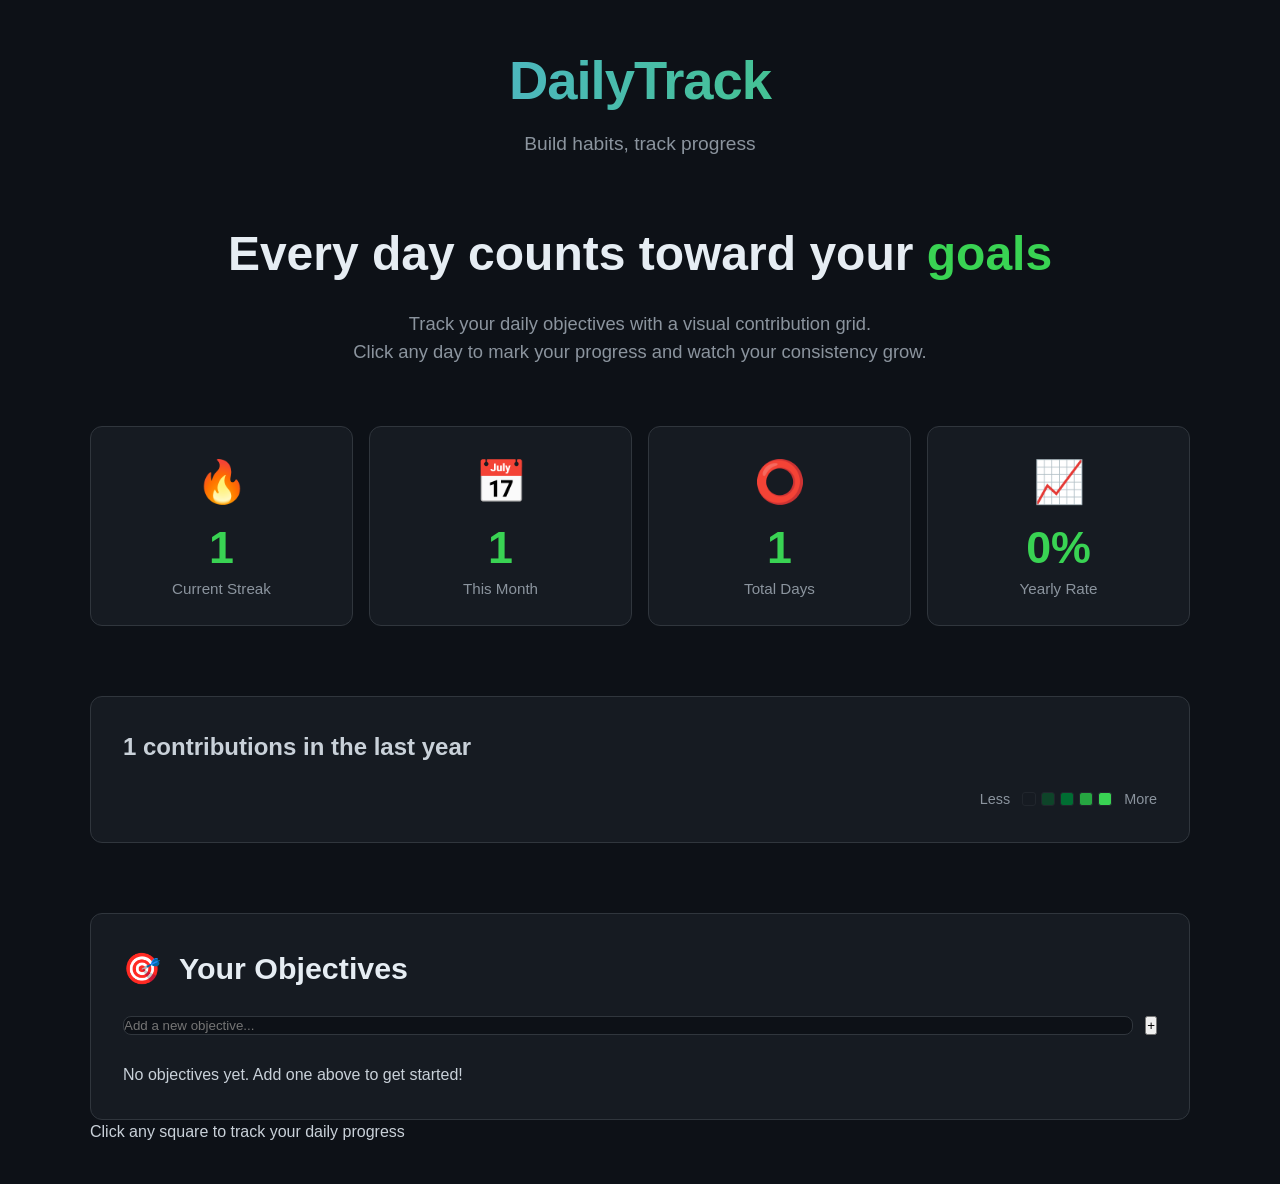
<file: index.html>
<!DOCTYPE html>
<html lang="en">
<head>
  <meta charset="UTF-8" />
  <meta name="viewport" content="width=device-width, initial-scale=1.0"/>
  <title>DailyTrack</title>
  <link rel="stylesheet" href="style.css">
</head>
<body>

<div class="app">

  <header>
    <div class="logo">DailyTrack</div>
    <div class="subtitle">Build habits, track progress</div>
  </header>

  <h1>Every day counts toward your <span>goals</span></h1>

  <p class="description">
    Track your daily objectives with a visual contribution grid.<br>
    Click any day to mark your progress and watch your consistency grow.
  </p>

  <div class="stats">
    <div class="stat">
      <div class="icon">🔥</div>
      <div class="value">1</div>
      <div class="label">Current Streak</div>
    </div>
    <div class="stat">
      <div class="icon">📅</div>
      <div class="value">1</div>
      <div class="label">This Month</div>
    </div>
    <div class="stat">
      <div class="icon">⭕</div>
      <div class="value">1</div>
      <div class="label">Total Days</div>
    </div>
    <div class="stat">
      <div class="icon">📈</div>
      <div class="value">0%</div>
      <div class="label">Yearly Rate</div>
    </div>
  </div>

  <div class="contribution-wrapper">
    <div class="contribution-title">
      1 contributions in the last year
    </div>

    <div class="calendar" id="calendar"></div>

    <div class="legend">
      <span>Less</span>
      <div class="squares">
        <div class="square l0"></div>
        <div class="square l1"></div>
        <div class="square l2"></div>
        <div class="square l3"></div>
        <div class="square l4"></div>
      </div>
      <span>More</span>
    </div>
  </div>

  <div class="objectives-section">
    <h2><span class="emoji">🎯</span> Your Objectives</h2>

    <div class="add-row">
      <input type="text" placeholder="Add a new objective..." id="new-obj-input">
      <button id="add-btn">+</button>
    </div>

    <div id="objectives-list" class="objectives-list">
      <div class="empty">No objectives yet. Add one above to get started!</div>
    </div>
  </div>

  <footer>
    Click any square to track your daily progress
  </footer>

</div>

<script src="script.js"></script>
</body>
</html>
</file>
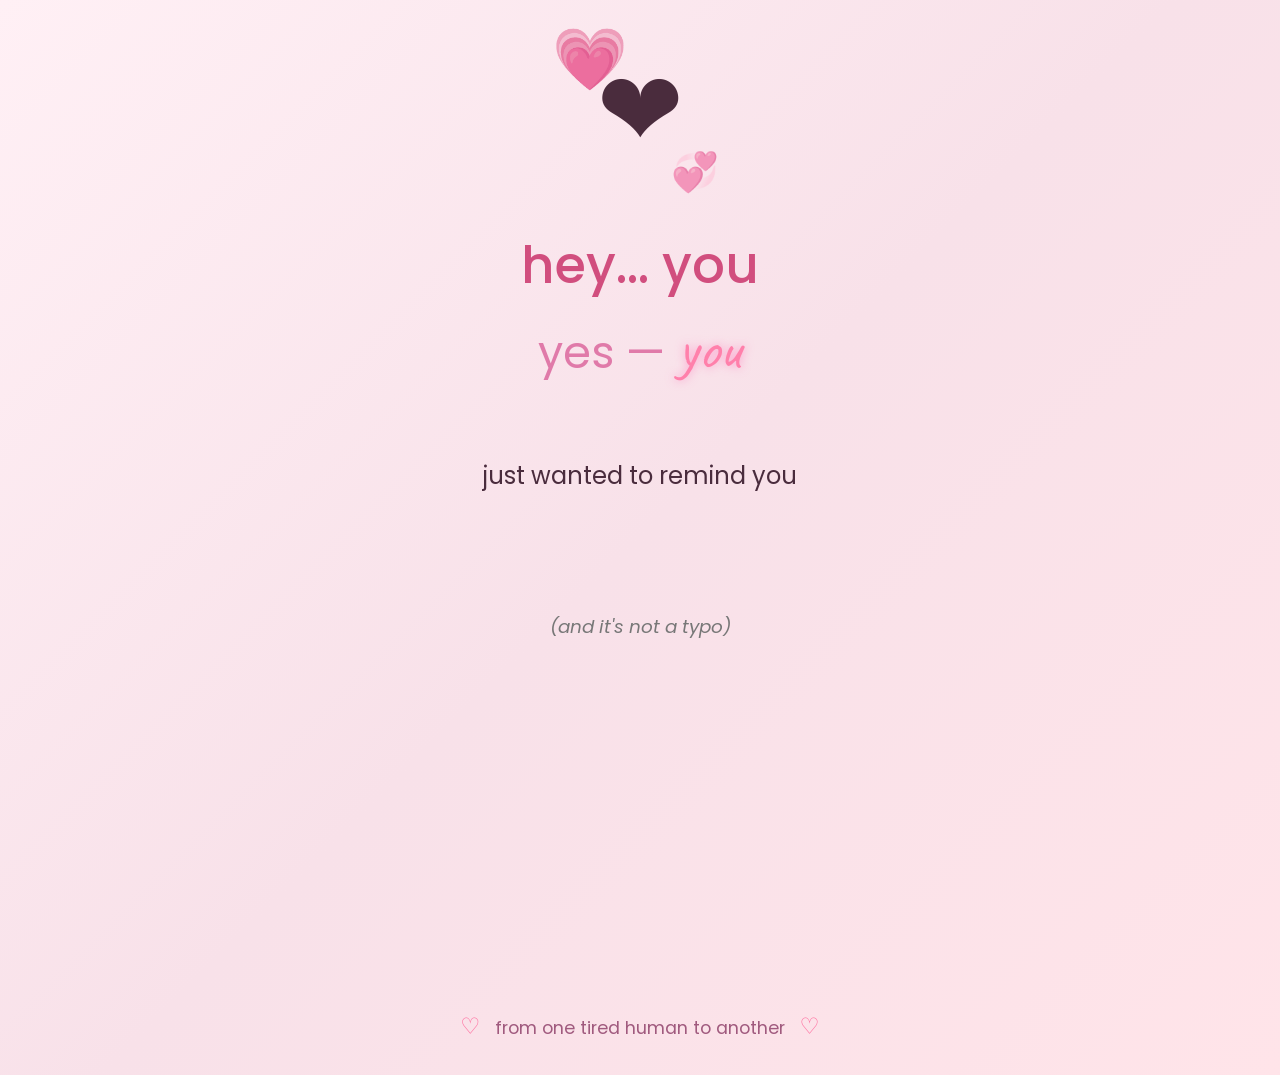
<file: junk/deploy1/index.html>
<!DOCTYPE html>
<html lang="en">
<head>
  <meta charset="UTF-8" />
  <meta name="viewport" content="width=device-width, initial-scale=1.0"/>
  <title>love you reself ♡</title>
  <link rel="stylesheet" href="style.css">
  <link rel="preconnect" href="https://fonts.googleapis.com">
  <link rel="preconnect" href="https://fonts.gstatic.com" crossorigin>
  <link href="https://fonts.googleapis.com/css2?family=Caveat:wght@400;700&family=Poppins:wght@300;400;500&display=swap" rel="stylesheet">
</head>
<body>

  <div class="container">
    <div class="heart-container">
      <div class="heart">❤️</div>
      <div class="heart small">💗</div>
      <div class="heart tiny">💞</div>
    </div>

    <h1>hey... you</h1>
    <h2>yes — <span class="you">you</span></h2>

    <div class="message">
      <p class="main-line">just wanted to remind you</p>
      <p class="big-love">i love you</p>
      <p class="small-reminder">(and it's not a typo)</p>
    </div>

    <div class="phrases">
      <p class="fade-in" style="animation-delay: 2.8s">you deserve soft things</p>
      <p class="fade-in" style="animation-delay: 3.8s">you deserve rest</p>
      <p class="fade-in" style="animation-delay: 4.8s">you deserve kindness — especially from yourself</p>
      <p class="fade-in" style="animation-delay: 6s">you're allowed to be proud of how far you've come</p>
    </div>

    <div class="footer-heart">
      <span>♡</span> from one tired human to another <span>♡</span>
    </div>
  </div>

  <script src="script.js"></script>
</body>
</html>
</file>
<file: style.css>
* {
  margin: 0;
  padding: 0;
  box-sizing: border-box;
}

body {
  background: #0d1117;
  color: #c9d1d9;
  font-family: -apple-system, BlinkMacSystemFont, "Segoe UI", Helvetica, Arial, sans-serif;
  min-height: 100vh;
  padding: 40px 20px;
  line-height: 1.5;
}

.app {
  max-width: 1100px;
  margin: 0 auto;
}

header {
  text-align: center;
  margin-bottom: 60px;
}

.logo {
  font-size: 3.4rem;
  font-weight: 800;
  background: linear-gradient(90deg, #58a6ff, #39d353);
  -webkit-background-clip: text;
  background-clip: text;
  color: transparent;
  letter-spacing: -1px;
}

.subtitle {
  color: #8b949e;
  font-size: 1.2rem;
  margin-top: 8px;
}

h1 {
  font-size: 3rem;
  text-align: center;
  margin: 0 0 20px;
  font-weight: 700;
  color: #e6edf3;
}

h1 span {
  color: #39d353;
}

.description {
  text-align: center;
  color: #8b949e;
  font-size: 1.15rem;
  margin-bottom: 60px;
  max-width: 720px;
  margin-left: auto;
  margin-right: auto;
}

.stats {
  display: grid;
  grid-template-columns: repeat(auto-fit, minmax(210px, 1fr));
  gap: 16px;
  margin-bottom: 70px;
}

.stat {
  background: #161b22;
  border: 1px solid #30363d;
  border-radius: 12px;
  padding: 24px 20px;
  text-align: center;
  transition: transform 0.15s, box-shadow 0.15s;
}

.stat:hover {
  transform: translateY(-4px);
  box-shadow: 0 8px 24px rgba(0,0,0,0.3);
}

.stat .icon {
  font-size: 2.6rem;
  margin-bottom: 12px;
}

.stat .value {
  font-size: 2.8rem;
  font-weight: 700;
  color: #39d353;
  line-height: 1;
}

.stat .label {
  color: #8b949e;
  font-size: 0.95rem;
  margin-top: 8px;
}

.contribution-wrapper {
  background: #161b22;
  border: 1px solid #30363d;
  border-radius: 12px;
  padding: 32px;
  margin-bottom: 70px;
}

.contribution-title {
  font-size: 1.5rem;
  font-weight: 600;
  color: #c9d1d9;
  margin-bottom: 24px;
}

.calendar-grid {
  display: flex;
  gap: 12px;
}

.weekdays {
  display: grid;
  grid-template-rows: repeat(7, 14px);
  gap: 5px;
  font-size: 0.78rem;
  color: #8b949e;
  text-align: right;
  padding-top: 32px;
  padding-right: 8px;
  user-select: none;
}

.days {
  display: grid;
  grid-template-columns: repeat(53, 1fr);
  gap: 5px;
}

.square {
  width: 14px;
  height: 14px;
  border-radius: 3px;
  background: #161b22;
  border: 1px solid #21262d;
  cursor: pointer;
  transition: all 0.13s;
}

.square:hover {
  transform: scale(1.8);
  z-index: 2;
  border-color: #58a6ff;
}

.square.l1 { background: #0e4429; }
.square.l2 { background: #006d32; }
.square.l3 { background: #26a641; }
.square.l4 { background: #39d353; }

.month-labels {
  display: grid;
  grid-template-columns: repeat(53, 1fr);
  gap: 5px;
  font-size: 0.8rem;
  color: #8b949e;
  margin-bottom: 8px;
  padding-left: 40px;
}

.month-labels > div {
  text-align: left;
  overflow: hidden;
  text-overflow: ellipsis;
  white-space: nowrap;
}

.legend {
  margin-top: 20px;
  display: flex;
  align-items: center;
  justify-content: flex-end;
  gap: 12px;
  color: #8b949e;
  font-size: 0.9rem;
}

.legend .squares {
  display: flex;
  gap: 5px;
}

.objectives-section {
  background: #161b22;
  border: 1px solid #30363d;
  border-radius: 12px;
  padding: 32px;
}

.objectives-section h2 {
  font-size: 1.9rem;
  margin-bottom: 24px;
  color: #e6edf3;
}

.emoji {
  margin-right: 10px;
}

.add-row {
  display: flex;
  gap: 12px;
  margin-bottom: 28px;
}

.add-row input {
  flex: 1;
  background: #0d1117;
  border: 1px solid #30363d;
  border-radius: 8px
</file>
<file: junk/deploy1/style.css>
* {
  margin: 0;
  padding: 0;
  box-sizing: border-box;
}

body {
  min-height: 100vh;
  background: linear-gradient(135deg, #fff0f5 0%, #f8e1e9 50%, #ffe4e9 100%);
  font-family: 'Poppins', system-ui, sans-serif;
  color: #4a2c3d;
  overflow-x: hidden;
}

.container {
  min-height: 100vh;
  display: flex;
  flex-direction: column;
  align-items: center;
  justify-content: center;
  padding: 2rem;
  text-align: center;
  position: relative;
}

.heart-container {
  position: relative;
  margin-bottom: 2.5rem;
}

.heart {
  font-size: 6.5rem;
  animation: pulse 2.2s infinite ease-in-out;
  transform-origin: center;
}

.heart.small {
  font-size: 3.8rem;
  position: absolute;
  top: -1.2rem;
  left: -2.8rem;
  animation-delay: 0.4s;
  opacity: 0.7;
}

.heart.tiny {
  font-size: 2.4rem;
  position: absolute;
  bottom: -0.8rem;
  right: -2.2rem;
  animation-delay: 0.8s;
  opacity: 0.55;
}

h1 {
  font-size: 3.2rem;
  margin-bottom: 0.4rem;
  font-weight: 500;
  color: #d14e7e;
  opacity: 0;
  animation: fadeInUp 1.2s forwards 0.6s;
}

h2 {
  font-size: 2.8rem;
  margin-bottom: 2.5rem;
  font-weight: 400;
  color: #e07aa9;
  opacity: 0;
  animation: fadeInUp 1.2s forwards 1.2s;
}

.you {
  font-family: 'Caveat', cursive;
  font-size: 3.8rem;
  color: #ff80ab;
  text-shadow: 0 0 10px rgba(255, 105, 180, 0.6);
}

.message {
  margin: 2rem 0 3.5rem;
}

.main-line {
  font-size: 1.5rem;
  margin-bottom: 1rem;
  opacity: 0;
  animation: fadeIn 1.8s forwards 1.8s;
}

.big-love {
  font-family: 'Caveat', cursive;
  font-size: 7.2rem;
  color: #e91e63;
  line-height: 0.9;
  text-shadow: 0 4px 12px rgba(233, 30, 99, 0.35);
  opacity: 0;
  animation: popIn 1.6s forwards 2.2s;
  transform: scale(0.6);
}

.small-reminder {
  font-size: 1.15rem;
  font-style: italic;
  color: #777;
  opacity: 0;
  animation: fadeIn 2s forwards 3.2s;
}

.phrases p {
  font-size: 1.4rem;
  line-height: 1.8;
  margin: 1.1rem 0;
  opacity: 0;
}

.phrases p:nth-child(odd) {
  color: #c14f7a;
}

.phrases p:nth-child(even) {
  color: #6b3e52;
}

.footer-heart {
  margin-top: 4rem;
  font-size: 1.1rem;
  color: #a05a7e;
  opacity: 0;
  animation: fadeIn 2.5s forwards 7s;
}

.footer-heart span {
  color: #ff6b9d;
  font-size: 1.4rem;
  margin: 0 0.6rem;
}

/* Animations */
@keyframes pulse {
  0%,100% { transform: scale(1); }
  50%     { transform: scale(1.15); }
}

@keyframes fadeInUp {
  to {
    opacity: 1;
    transform: translateY(0);
  }
}

@keyframes fadeIn {
  to { opacity: 1; }
}

@keyframes popIn {
  0%   { transform: scale(0.6); opacity: 0; }
  60%  { transform: scale(1.15); opacity: 1; }
  100% { transform: scale(1); }
}

/* Responsive */
@media (max-width: 540px) {
  .big-love { font-size: 5.8rem; }
  h1 { font-size: 2.6rem; }
  h2 { font-size: 2.3rem; }
  .you { font-size: 3.2rem; }
}
</file>
